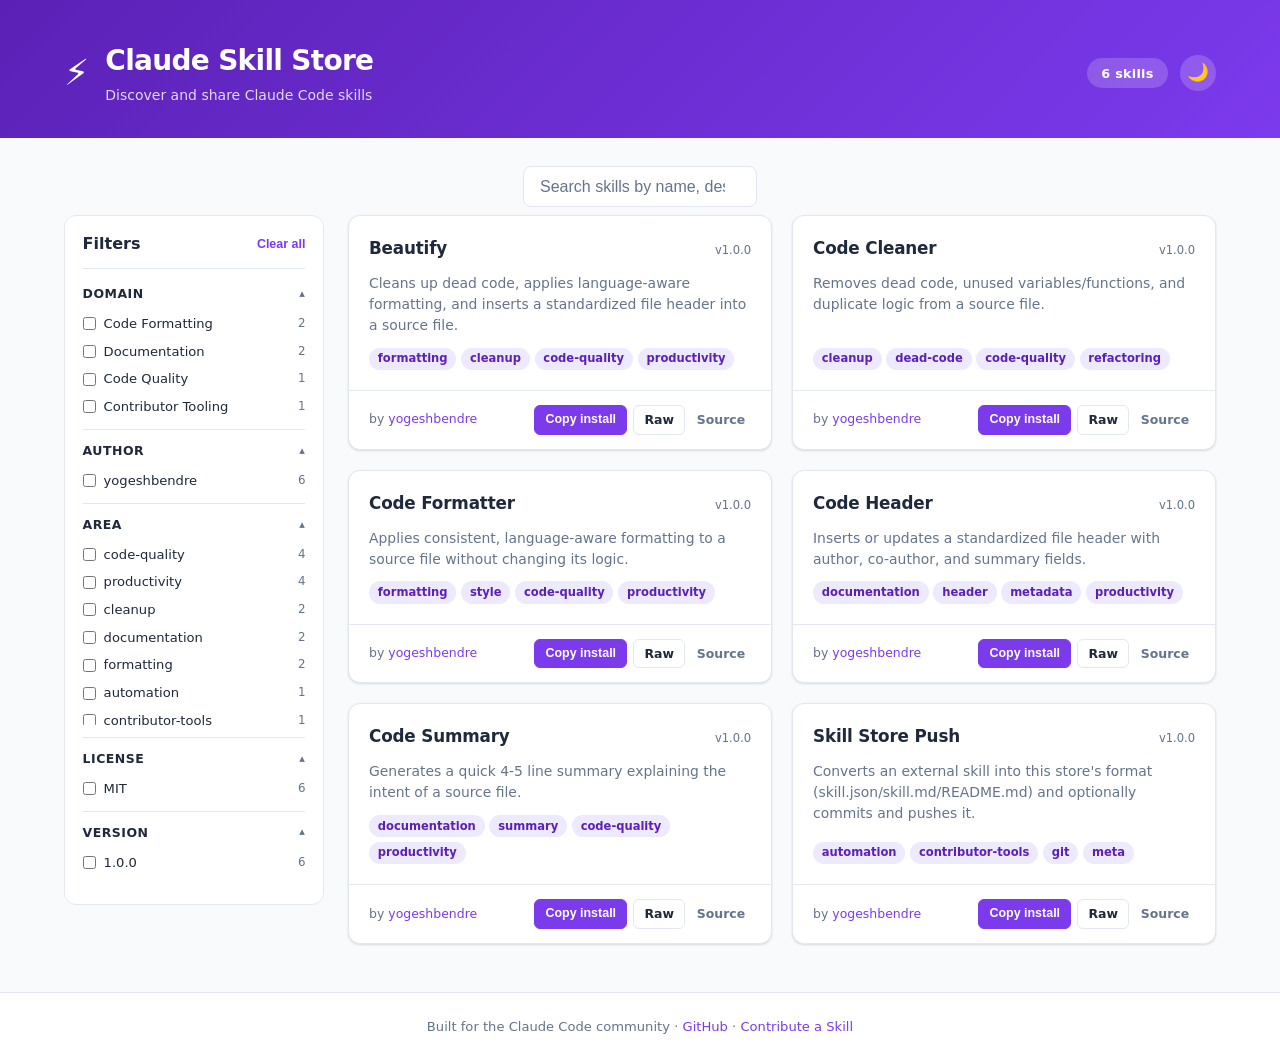
<file: docs/index.html>
<!DOCTYPE html>
<html lang="en">
<head>
  <meta charset="UTF-8">
  <meta name="viewport" content="width=device-width, initial-scale=1.0">
  <meta name="description" content="Discover and share reusable Claude Code skills — slash commands for repeatable workflows.">
  <title>Claude Skill Store</title>
  <link rel="stylesheet" href="assets/style.css">
  <script>
    (function () {
      try {
        var saved = localStorage.getItem('claude-skills-theme');
        var theme = saved || (window.matchMedia('(prefers-color-scheme: dark)').matches ? 'dark' : 'light');
        document.documentElement.setAttribute('data-theme', theme);
      } catch (e) {}
    })();
  </script>
</head>
<body>

  <header class="site-header">
    <div class="container">
      <div class="header-inner">
        <div class="brand">
          <span class="brand-icon">⚡</span>
          <div>
            <h1 class="brand-name">Claude Skill Store</h1>
            <p class="brand-sub">Discover and share Claude Code skills</p>
          </div>
        </div>
        <div class="header-actions">
          <span id="count" class="header-badge">Loading…</span>
          <button id="theme-toggle" class="theme-toggle" aria-label="Toggle dark mode" title="Toggle theme">🌙</button>
        </div>
      </div>
    </div>
  </header>

  <div class="controls container">
    <div class="controls-row">
      <input type="search" id="search" placeholder="Search skills by name, description, or tag…" autocomplete="off">
      <button id="filter-toggle" class="filter-toggle-btn" aria-label="Open filters">
        <span>Filters</span>
        <span id="filter-count-badge" class="filter-count-badge" hidden>0</span>
      </button>
    </div>
  </div>

  <main class="container">
    <div class="page-layout">
      <aside id="filter-panel" class="filter-panel">
        <div class="filter-panel-head">
          <h2>Filters</h2>
          <div class="filter-panel-head-actions">
            <button id="clear-filters" class="clear-filters-btn" type="button">Clear all</button>
            <button id="filter-close" class="filter-close-btn" type="button" aria-label="Close filters">✕</button>
          </div>
        </div>
        <div class="filter-body" id="filter-body"></div>
      </aside>

      <div class="results-col">
        <div id="active-filters" class="active-filters"></div>
        <div id="grid" class="grid" role="list">
          <p class="empty">Loading skills…</p>
        </div>
      </div>

      <div id="filter-overlay" class="filter-overlay"></div>
    </div>
  </main>

  <footer class="site-footer">
    <div class="container">
      <p>
        Built for the Claude Code community ·
        <a href="https://github.com/yogeshbendre/ysb-claude-skill-store" target="_blank" rel="noopener noreferrer">GitHub</a> ·
        <a href="https://github.com/yogeshbendre/ysb-claude-skill-store/blob/main/CONTRIBUTING.md" target="_blank" rel="noopener noreferrer">Contribute a Skill</a>
      </p>
    </div>
  </footer>

  <script src="assets/app.js"></script>
</body>
</html>
</file>
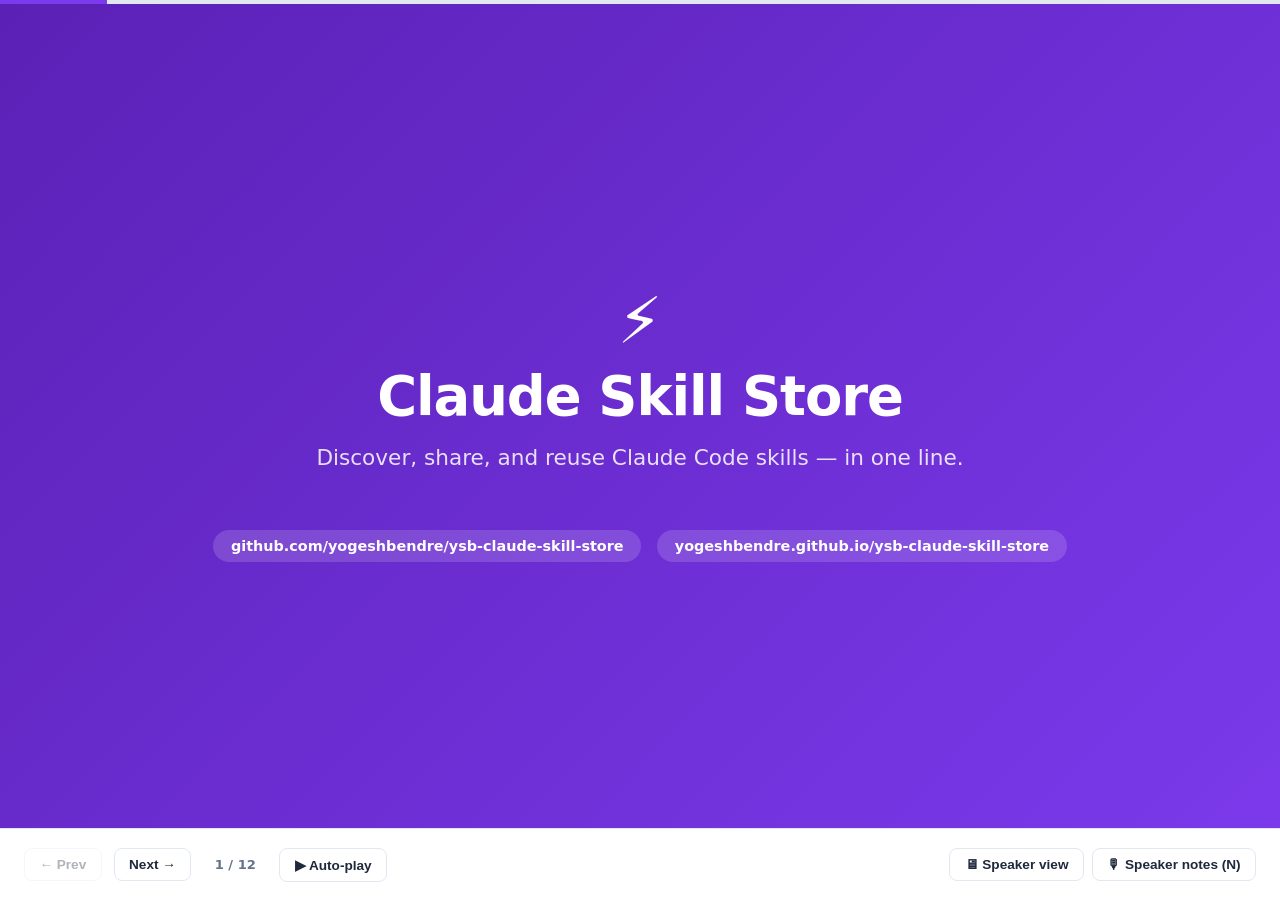
<file: docs/presentation.html>
<!DOCTYPE html>
<html lang="en">
<head>
<meta charset="UTF-8">
<meta name="viewport" content="width=device-width, initial-scale=1.0">
<title>Claude Skill Store — Overview</title>
<style>
  *, *::before, *::after { box-sizing: border-box; margin: 0; padding: 0; }

  :root {
    --purple: #7c3aed;
    --purple-light: #ede9fe;
    --purple-dark: #5b21b6;
    --text: #1e293b;
    --muted: #64748b;
    --border: #e2e8f0;
    --bg: #f8fafc;
    --card: #ffffff;
    --radius: 12px;
  }

  html, body {
    height: 100%;
    font-family: system-ui, -apple-system, BlinkMacSystemFont, "Segoe UI", sans-serif;
    background: var(--bg);
    color: var(--text);
    overflow: hidden;
  }

  .deck { position: relative; width: 100%; height: 100vh; }

  .slide {
    position: absolute;
    inset: 0;
    display: none;
    flex-direction: column;
    justify-content: center;
    padding: 5vh 8vw 11vh;
    overflow-y: auto;
  }

  .slide.active { display: flex; }

  .slide .eyebrow {
    text-transform: uppercase;
    letter-spacing: .1em;
    font-size: .8rem;
    font-weight: 700;
    color: var(--purple);
    margin-bottom: .75rem;
  }

  .slide h1 {
    font-size: 2.6rem;
    font-weight: 800;
    letter-spacing: -0.02em;
    margin-bottom: 1rem;
    line-height: 1.15;
  }

  .slide h2.subtitle {
    font-size: 1.2rem;
    font-weight: 500;
    color: var(--muted);
    margin-bottom: 1.75rem;
  }

  .slide ul { list-style: none; display: flex; flex-direction: column; gap: .85rem; max-width: 780px; }
  .slide ul.steps { counter-reset: step; }
  .slide ul.steps li { counter-increment: step; padding-left: 2.5rem; position: relative; }
  .slide ul.steps li::before {
    content: counter(step);
    position: absolute;
    left: 0; top: -.1rem;
    width: 1.8rem; height: 1.8rem;
    border-radius: 50%;
    background: var(--purple);
    color: white;
    font-weight: 700;
    font-size: .9rem;
    display: flex; align-items: center; justify-content: center;
  }
  .slide ul.bullets li { padding-left: 1.6rem; position: relative; }
  .slide ul.bullets li::before {
    content: '';
    position: absolute; left: 0; top: .5rem;
    width: 8px; height: 8px;
    border-radius: 50%;
    background: var(--purple);
  }
  .slide li { font-size: 1.15rem; line-height: 1.5; }
  .slide li strong { color: var(--text); }
  .slide li .desc { color: var(--muted); font-size: 1rem; }

  .slide pre {
    background: #0f172a;
    color: #e2e8f0;
    border-radius: var(--radius);
    padding: 1.25rem 1.5rem;
    font-size: .95rem;
    line-height: 1.55;
    max-width: 780px;
    overflow-x: auto;
    font-family: "SF Mono", Consolas, monospace;
  }

  .slide pre .dim { color: #64748b; }
  .slide pre .hl { color: #c4b5fd; }
  .slide pre .hl2 { color: #86efac; }

  .pipeline {
    display: flex;
    align-items: center;
    gap: .75rem;
    flex-wrap: wrap;
    margin-top: 1rem;
  }
  .pipeline .node {
    background: var(--card);
    border: 1.5px solid var(--border);
    border-radius: var(--radius);
    padding: 1rem 1.25rem;
    font-weight: 600;
    font-size: .95rem;
    box-shadow: 0 1px 3px rgba(0,0,0,.06);
    max-width: 220px;
  }
  .pipeline .node span { display: block; font-weight: 400; color: var(--muted); font-size: .82rem; margin-top: .3rem; }
  .pipeline .arrow { font-size: 1.5rem; color: var(--purple); }

  .mock {
    display: flex; gap: 1.5rem; align-items: flex-start; margin-top: 1rem; flex-wrap: wrap;
  }
  .mock-card {
    width: 250px;
    background: var(--card);
    border: 1.5px solid var(--border);
    border-radius: var(--radius);
    box-shadow: 0 4px 14px rgba(0,0,0,.08);
    overflow: hidden;
  }
  .mock-card .mb { padding: 1rem 1.1rem; display: flex; flex-direction: column; gap: .5rem; }
  .mock-card .mt { display: flex; justify-content: space-between; font-weight: 700; font-size: .95rem; }
  .mock-card .md { color: var(--muted); font-size: .8rem; }
  .mock-card .mtags { display: flex; gap: .3rem; flex-wrap: wrap; }
  .mock-card .mtags span { background: var(--purple-light); color: var(--purple-dark); font-size: .68rem; font-weight: 600; padding: .1rem .5rem; border-radius: 100px; }
  .mock-card .mf { border-top: 1px solid var(--border); padding: .6rem 1.1rem; display: flex; justify-content: space-between; align-items: center; font-size: .72rem; color: var(--muted); }
  .mock-card .mf .b { background: var(--purple); color: white; padding: .25rem .5rem; border-radius: 5px; font-weight: 700; font-size: .68rem; }

  .mock-panel {
    background: var(--card);
    border: 1.5px solid var(--border);
    border-radius: var(--radius);
    padding: .9rem 1rem;
    width: 190px;
    box-shadow: 0 4px 14px rgba(0,0,0,.08);
  }
  .mock-panel .fg { font-size: .7rem; font-weight: 700; text-transform: uppercase; letter-spacing: .04em; color: var(--muted); margin: .6rem 0 .4rem; }
  .mock-panel .fo { font-size: .82rem; display: flex; justify-content: space-between; padding: .15rem 0; }
  .mock-panel .fo span:last-child { color: var(--muted); }

  /* Title slide */
  #slide-0 {
    justify-content: center;
    align-items: center;
    text-align: center;
    background: linear-gradient(135deg, var(--purple-dark) 0%, var(--purple) 100%);
    color: white;
  }
  #slide-0 .brand-icon { font-size: 4rem; margin-bottom: .5rem; }
  #slide-0 h1 { font-size: 3.4rem; color: white; }
  #slide-0 h2.subtitle { color: rgba(255,255,255,.85); font-size: 1.35rem; }
  #slide-0 .links { margin-top: 2rem; display: flex; gap: 1rem; flex-wrap: wrap; justify-content: center; }
  #slide-0 .links span {
    background: rgba(255,255,255,.15);
    padding: .5rem 1.1rem;
    border-radius: 100px;
    font-size: .9rem;
    font-weight: 600;
  }

  /* Closing slide */
  #slide-11 {
    justify-content: center;
    align-items: center;
    text-align: center;
  }

  /* Nav bar */
  .navbar {
    position: fixed;
    bottom: 0; left: 0; right: 0;
    height: 8vh;
    min-height: 56px;
    background: var(--card);
    border-top: 1px solid var(--border);
    display: flex;
    align-items: center;
    justify-content: space-between;
    padding: 0 1.5rem;
    z-index: 20;
  }
  .navbar .left { display: flex; align-items: center; gap: .75rem; }
  .navbar button {
    border: 1.5px solid var(--border);
    background: var(--card);
    color: var(--text);
    border-radius: 8px;
    padding: .5rem .9rem;
    font-size: .85rem;
    font-weight: 600;
    cursor: pointer;
  }
  .navbar button:hover { border-color: var(--purple); color: var(--purple); }
  .navbar button:disabled { opacity: .35; cursor: default; }
  .navbar button:disabled:hover { border-color: var(--border); color: var(--text); }
  #counter { font-size: .82rem; color: var(--muted); font-weight: 600; min-width: 4rem; text-align: center; }
  #notes-toggle.active, #play-toggle.active { background: var(--purple); color: white; border-color: var(--purple); }
  #autoplay-timer { font-size: .82rem; color: var(--muted); font-weight: 700; min-width: 2.5rem; text-align: center; font-variant-numeric: tabular-nums; }
  .navbar .right { display: flex; gap: .5rem; }

  /* Speaker view (opened as a separate window/tab via ?speaker=1) */
  html.speaker-mode .deck,
  html.speaker-mode .navbar,
  html.speaker-mode .progress-track,
  html.speaker-mode #notes-panel { display: none !important; }

  #speaker-view { display: none; }
  html.speaker-mode #speaker-view { display: flex; }
  #speaker-view {
    min-height: 100vh;
    flex-direction: column;
    background: #0b1220;
    color: #e2e8f0;
    padding: 3rem 4vw;
  }
  #speaker-view .sv-header { display: flex; justify-content: space-between; align-items: baseline; margin-bottom: 2rem; }
  #speaker-view .sv-counter { font-size: 1rem; color: #94a3b8; font-weight: 700; letter-spacing: .05em; text-transform: uppercase; }
  #speaker-view .sv-timer { font-size: 3rem; font-weight: 800; color: #c4b5fd; font-variant-numeric: tabular-nums; }
  #speaker-view .sv-timer.idle { color: #475569; }
  #speaker-view h1 { font-size: 1.9rem; margin-bottom: 1.5rem; color: #fff; max-width: 900px; }
  #speaker-view .sv-notes { font-size: 1.25rem; line-height: 1.65; max-width: 900px; color: #cbd5e1; }
  #speaker-view .sv-status { margin-top: auto; padding-top: 2rem; font-size: .85rem; color: #64748b; }

  .progress-track { position: fixed; top: 0; left: 0; right: 0; height: 4px; background: var(--border); z-index: 21; }
  .progress-fill { height: 100%; background: var(--purple); transition: width .25s ease; width: 0%; }

  /* Notes panel */
  #notes-panel {
    position: fixed;
    right: 0; bottom: 8vh;
    width: 340px;
    max-height: 46vh;
    background: #111827;
    color: #e2e8f0;
    border-radius: 12px 0 0 0;
    padding: 1.1rem 1.25rem;
    overflow-y: auto;
    font-size: .88rem;
    line-height: 1.5;
    box-shadow: -4px 0 20px rgba(0,0,0,.25);
    z-index: 20;
    display: none;
  }
  #notes-panel.open { display: block; }
  #notes-panel .nt { font-weight: 700; color: #c4b5fd; margin-bottom: .3rem; font-size: .78rem; text-transform: uppercase; letter-spacing: .05em; }
  #notes-panel .nsecs { color: #94a3b8; font-weight: 400; }

  @media (max-width: 720px) {
    .slide h1 { font-size: 1.8rem; }
    .slide li { font-size: 1rem; }
    #notes-panel { width: 100%; left: 0; }
  }
</style>
</head>
<body>
<script>
  if (new URLSearchParams(location.search).has('speaker')) {
    document.documentElement.classList.add('speaker-mode');
  }
</script>

<div class="progress-track"><div class="progress-fill" id="progress-fill"></div></div>

<div class="deck" id="deck">

  <!-- 0: Title -->
  <section class="slide active" id="slide-0">
    <div class="brand-icon">⚡</div>
    <h1>Claude Skill Store</h1>
    <h2 class="subtitle">Discover, share, and reuse Claude Code skills — in one line.</h2>
    <div class="links">
      <span>github.com/yogeshbendre/ysb-claude-skill-store</span>
      <span>yogeshbendre.github.io/ysb-claude-skill-store</span>
    </div>
  </section>

  <!-- 1: Why -->
  <section class="slide" id="slide-1">
    <div class="eyebrow">Why this exists</div>
    <h1>Skills are just markdown — but sharing them isn't</h1>
    <ul class="bullets">
      <li><strong>A Claude Code skill is a prompt file</strong> <span class="desc">— drop it in <code>.claude/commands/</code> and it becomes a slash command.</span></li>
      <li><strong>Every team reinvents the same ones</strong> <span class="desc">— code review, formatting, changelogs, headers...</span></li>
      <li><strong>There was no shared, browsable place</strong> <span class="desc">to find and install one in seconds.</span></li>
    </ul>
    <ul class="bullets" style="margin-top:1.5rem;">
      <li><strong>The fix:</strong> <span class="desc">one repo of skills, one gallery site to browse them, one command to install.</span></li>
    </ul>
  </section>

  <!-- 2: Repo structure -->
  <section class="slide" id="slide-2">
    <div class="eyebrow">Repo structure</div>
    <h1>Everything lives in one repo</h1>
    <pre>ysb-claude-skill-store/
├── <span class="hl">skills/</span>                    <span class="dim"># one folder per skill</span>
│   ├── beautify/
│   ├── code-cleaner/
│   ├── code-formatter/
│   ├── code-header/
│   ├── code-reviewer/
│   └── skill-store-push/
├── <span class="hl2">docs/</span>                      <span class="dim"># the gallery site (GitHub Pages)</span>
│   ├── index.html
│   ├── assets/  (style.css, app.js)
│   └── skills-index.json    <span class="dim"># auto-generated, don't hand-edit</span>
├── .github/workflows/       <span class="dim"># CI regenerates the index on push</span>
├── CONTRIBUTING.md           <span class="dim"># the rules for adding a skill</span>
└── README.md</pre>
  </section>

  <!-- 3: Anatomy of a skill -->
  <section class="slide" id="slide-3">
    <div class="eyebrow">Anatomy of a skill</div>
    <h1>Every skill folder has the same three files</h1>
    <pre>skills/&lt;your-skill-id&gt;/
├── <span class="hl">skill.json</span>   <span class="dim"># metadata: id, name, description,</span>
│               <span class="dim"># version, author, domain, tags, license, publish</span>
├── <span class="hl">skill.md</span>     <span class="dim"># the actual prompt Claude runs for /&lt;id&gt;</span>
└── <span class="hl">README.md</span>   <span class="dim"># usage docs and examples</span></pre>
    <ul class="bullets" style="margin-top:1.5rem;">
      <li><strong>skill.json</strong> <span class="desc">is what powers search, filtering, and the install link — nothing here is hand-maintained in the gallery.</span></li>
    </ul>
  </section>

  <!-- 4: Pipeline -->
  <section class="slide" id="slide-4">
    <div class="eyebrow">How it's wired together</div>
    <h1>Push a skill → the gallery updates itself</h1>
    <div class="pipeline">
      <div class="node">skill.json<span>in skills/&lt;id&gt;/</span></div>
      <div class="arrow">→</div>
      <div class="node">GitHub Action<span>scans every skill.json</span></div>
      <div class="arrow">→</div>
      <div class="node">skills-index.json<span>generated in docs/</span></div>
      <div class="arrow">→</div>
      <div class="node">Gallery UI<span>fetches it on load</span></div>
    </div>
    <ul class="bullets" style="margin-top:2rem;">
      <li><strong>No manual rebuild step.</strong> <span class="desc">Push to <code>skills/</code> and the index regenerates automatically.</span></li>
      <li><strong><code>"publish": false"</code></strong> <span class="desc">in skill.json keeps a draft skill out of the index entirely.</span></li>
    </ul>
  </section>

  <!-- 5: UI overview -->
  <section class="slide" id="slide-5">
    <div class="eyebrow">The gallery UI</div>
    <h1>Browse, search, and filter</h1>
    <div class="mock">
      <div class="mock-panel">
        <div style="font-weight:700; font-size:.85rem;">Filters</div>
        <div class="fg">Domain</div>
        <div class="fo"><span>Code Formatting</span><span>2</span></div>
        <div class="fo"><span>Documentation</span><span>1</span></div>
        <div class="fg">Author</div>
        <div class="fo"><span>yogeshbendre</span><span>4</span></div>
      </div>
      <div class="mock-card">
        <div class="mb">
          <div class="mt"><span>Beautify</span><span style="color:var(--muted); font-weight:400; font-size:.7rem;">v1.0.0</span></div>
          <div class="md">Cleans up dead code, formats, and adds a header.</div>
          <div class="mtags"><span>formatting</span><span>cleanup</span></div>
        </div>
        <div class="mf"><span>by yogeshbendre</span><span class="b">Copy install</span></div>
      </div>
    </div>
    <ul class="bullets" style="margin-top:1.75rem;">
      <li><strong>Search bar</strong> <span class="desc">matches name, description, and tags.</span></li>
      <li><strong>Left filter panel</strong> <span class="desc">— Domain, Author, Area, License, Version — with live counts and removable chips.</span></li>
    </ul>
  </section>

  <!-- 6: UI theme + polish -->
  <section class="slide" id="slide-6">
    <div class="eyebrow">The gallery UI</div>
    <h1>Light/dark theme, mobile-friendly</h1>
    <ul class="bullets">
      <li><strong>Theme toggle, top right of the header</strong> <span class="desc">— remembers your choice, respects OS preference on first visit.</span></li>
      <li><strong>Filter panel becomes a slide-in drawer on mobile</strong> <span class="desc">via a "Filters" button next to search.</span></li>
      <li><strong>Every card</strong> <span class="desc">links to the raw skill.md and the source folder on GitHub, in addition to the one-line install.</span></li>
    </ul>
  </section>

  <!-- 7: Downloading a skill -->
  <section class="slide" id="slide-7">
    <div class="eyebrow">Using a skill</div>
    <h1>Download &amp; install in under a minute</h1>
    <ul class="steps">
      <li><strong>Open the gallery</strong> <span class="desc">at yogeshbendre.github.io/ysb-claude-skill-store</span></li>
      <li><strong>Search or filter</strong> <span class="desc">to find the skill you want</span></li>
      <li><strong>Click "Copy install"</strong> <span class="desc">on its card</span></li>
      <li><strong>Paste into your project's terminal</strong> <span class="desc">— it curls the skill.md into <code>.claude/commands/</code></span></li>
      <li><strong>Run <code>/&lt;skill-id&gt;</code></strong> <span class="desc">inside Claude Code — done</span></li>
    </ul>
  </section>

  <!-- 8: Uploading a skill -->
  <section class="slide" id="slide-8">
    <div class="eyebrow">Contributing a skill</div>
    <h1>Publishing your own skill</h1>
    <ul class="steps">
      <li><strong>Clone or fork the repo</strong></li>
      <li><strong>Create <code>skills/&lt;your-skill-id&gt;/</code></strong></li>
      <li><strong>Add <code>skill.json</code>, <code>skill.md</code>, <code>README.md</code></strong> <span class="desc">— see CONTRIBUTING.md for the schema</span></li>
      <li><strong>Add a row to the skills table</strong> <span class="desc">in the root README.md</span></li>
      <li><strong>Push, or open a pull request</strong> <span class="desc">— CI regenerates the gallery automatically</span></li>
    </ul>
  </section>

  <!-- 9: Shortcut -->
  <section class="slide" id="slide-9">
    <div class="eyebrow">Shortcut</div>
    <h1>Or let a skill do it for you</h1>
    <ul class="bullets">
      <li><strong><code>/skill-store-push &lt;path&gt;</code></strong> <span class="desc">point it at any existing command file or skill folder, from any repo.</span></li>
      <li><strong>It drafts everything</strong> <span class="desc">— skill.json, skill.md, README.md — and asks you directly about anything ambiguous (domain, author...).</span></li>
      <li><strong>It only commits and pushes</strong> <span class="desc">after you explicitly say yes.</span></li>
    </ul>
  </section>

  <!-- 10: Recap -->
  <section class="slide" id="slide-10">
    <div class="eyebrow">Recap</div>
    <h1>One repo. One gallery. One line to install.</h1>
    <ul class="bullets">
      <li><strong>Skills live in <code>skills/&lt;id&gt;/</code></strong> <span class="desc">as skill.json + skill.md + README.md</span></li>
      <li><strong>The gallery builds itself</strong> <span class="desc">from those files via GitHub Actions</span></li>
      <li><strong>Anyone can install a skill in one command</strong> <span class="desc">— and contribute one back just as easily</span></li>
    </ul>
  </section>

  <!-- 11: Thanks -->
  <section class="slide" id="slide-11">
    <div class="brand-icon">⚡</div>
    <h1>Thanks!</h1>
    <div class="links">
      <span>github.com/yogeshbendre/ysb-claude-skill-store</span>
      <span>yogeshbendre.github.io/ysb-claude-skill-store</span>
    </div>
  </section>

</div>

<div class="navbar">
  <div class="left">
    <button id="prev">← Prev</button>
    <button id="next">Next →</button>
    <span id="counter">1 / 12</span>
    <button id="play-toggle">▶ Auto-play</button>
    <span id="autoplay-timer"></span>
  </div>
  <div class="right">
    <button id="speaker-view-btn">🖥 Speaker view</button>
    <button id="notes-toggle">🎙 Speaker notes (N)</button>
  </div>
</div>

<div id="notes-panel"></div>

<div id="speaker-view">
  <div class="sv-header">
    <span class="sv-counter" id="sv-counter">Slide 1 / 12</span>
    <span class="sv-timer idle" id="sv-timer">—</span>
  </div>
  <h1 id="sv-title"></h1>
  <div class="sv-notes" id="sv-notes"></div>
  <div class="sv-status" id="sv-status">Waiting for the main presentation window…</div>
</div>

<script>
  const notes = [
    "Hi — today I'll give a quick tour of the Claude Skill Store: a small community repo for sharing reusable Claude Code skills, plus the gallery site that goes with it. (~15s)",
    "A Claude Code skill is just a markdown prompt file that becomes a slash command. The problem is every team ends up reinventing the same handful of skills — code review, formatting, changelogs — with no shared place to find and install one. This store fixes that: one repo, one gallery, one-line install. (~30s)",
    "Everything lives in a single repo. `skills/` holds one folder per skill. `docs/` is the actual gallery website, served via GitHub Pages — including `skills-index.json`, which is auto-generated, never hand-edited. `.github/workflows/` is the CI job that regenerates that index. `CONTRIBUTING.md` documents the rules for adding a new skill. (~45s)",
    "Every skill folder has exactly three files: `skill.json` for metadata — id, name, description, version, author, domain, tags, license, and an optional publish flag — `skill.md`, which is the actual prompt Claude runs, and a `README.md` with usage docs. The skill.json is what powers search, filtering, and the install link in the gallery — nothing there is hand-maintained. (~40s)",
    "Here's how it's wired together: you push a skill.json into skills/<id>/, a GitHub Action scans every skill.json in the repo, regenerates docs/skills-index.json, and the gallery UI fetches that on load. No manual rebuild step — and setting `publish: false` in a skill.json keeps a draft out of the index entirely, so you can work on something without it going live. (~30s)",
    "The gallery itself: a header with the brand and skill count, a search bar, a left-hand filter panel, and a grid of cards. Each card shows the name, version, description, tags, author, and three actions — Copy install, view the Raw file, or jump to the Source folder on GitHub. The filter panel covers Domain, Author, Area, License, and Version, each with live counts. (~40s)",
    "A couple of polish details: the theme toggle sits top-right in the header, remembers your choice, and respects your OS preference on first visit. On mobile, the filter panel becomes a slide-in drawer opened via a Filters button next to search. (~35s)",
    "Downloading a skill takes under a minute: open the gallery, search or filter to find what you want, click Copy install on its card — that copies a one-liner that curls the skill.md straight into your project's `.claude/commands/` folder — paste it into your terminal, and then just run `/<skill-id>` inside Claude Code. (~50s)",
    "Publishing your own skill is just as simple: clone or fork the repo, create a `skills/<your-skill-id>/` folder, add skill.json, skill.md, and README.md following the schema in CONTRIBUTING.md, add a row to the skills table in the root README, and push or open a pull request. CI takes care of regenerating the gallery automatically. (~55s)",
    "And if you don't want to do that by hand, there's a shortcut: the `skill-store-push` skill. Point it at any existing command file or skill folder from any repo, and it drafts the skill.json, skill.md, and README for you — asking you directly whenever something's ambiguous, like the domain or author — and it only commits and pushes after you explicitly say yes. (~30s)",
    "To recap: one repo, with skills living in skills/<id>/ as three files; a gallery that builds itself from those files via GitHub Actions; and a one-line install for anyone who wants to use a skill, or contribute one back. (~20s)",
    "Thanks for watching — the repo and the live gallery links are up on screen. (~15s)"
  ];

  const durations = [15, 30, 45, 40, 30, 40, 35, 50, 55, 30, 20, 15]; // seconds per slide — matches the (~Xs) cues in the narration above

  const slides = Array.from(document.querySelectorAll('.slide'));
  const titles = slides.map(s => s.querySelector('h1')?.textContent.trim() || '');
  let current = 0;

  const isSpeakerMode = document.documentElement.classList.contains('speaker-mode');
  const bc = ('BroadcastChannel' in window) ? new BroadcastChannel('claude-skill-store-deck') : null;

  const counterEl = document.getElementById('counter');
  const progressFill = document.getElementById('progress-fill');
  const prevBtn = document.getElementById('prev');
  const nextBtn = document.getElementById('next');
  const notesToggle = document.getElementById('notes-toggle');
  const notesPanel = document.getElementById('notes-panel');
  const playToggle = document.getElementById('play-toggle');
  const autoplayTimerEl = document.getElementById('autoplay-timer');
  const speakerViewBtn = document.getElementById('speaker-view-btn');
  let notesOpen = false;
  let playing = false;
  let autoplayHandle = null;
  let secondsLeft = 0;

  function renderNotes() {
    notesPanel.innerHTML = `<div class="nt">Slide ${current + 1} narration</div><div>${notes[current] || ''}</div>`;
  }

  function sendState() {
    if (bc) bc.postMessage({ type: 'state', index: current, playing, secondsLeft });
  }

  function stopAutoplay(broadcast) {
    playing = false;
    clearInterval(autoplayHandle);
    autoplayHandle = null;
    secondsLeft = 0;
    playToggle.textContent = '▶ Auto-play';
    playToggle.classList.remove('active');
    autoplayTimerEl.textContent = '';
    if (broadcast !== false) sendState();
  }

  function armSlideTimer() {
    clearInterval(autoplayHandle);
    secondsLeft = durations[current] || 20;
    autoplayTimerEl.textContent = `${secondsLeft}s`;
    sendState();
    autoplayHandle = setInterval(() => {
      secondsLeft -= 1;
      autoplayTimerEl.textContent = secondsLeft > 0 ? `${secondsLeft}s` : '…';
      sendState();
      if (secondsLeft <= 0) {
        if (current === slides.length - 1) { stopAutoplay(); return; }
        show(current + 1);
        armSlideTimer();
      }
    }, 1000);
  }

  function startAutoplay() {
    playing = true;
    playToggle.textContent = '⏸ Pause';
    playToggle.classList.add('active');
    armSlideTimer();
  }

  function show(i) {
    slides[current].classList.remove('active');
    current = Math.max(0, Math.min(slides.length - 1, i));
    slides[current].classList.add('active');
    counterEl.textContent = `${current + 1} / ${slides.length}`;
    progressFill.style.width = `${((current + 1) / slides.length) * 100}%`;
    prevBtn.disabled = current === 0;
    nextBtn.disabled = current === slides.length - 1;
    if (notesOpen) renderNotes();
    if (!playing) sendState();
  }

  prevBtn.addEventListener('click', () => { stopAutoplay(false); show(current - 1); });
  nextBtn.addEventListener('click', () => { stopAutoplay(false); show(current + 1); });

  playToggle.addEventListener('click', () => {
    if (playing) stopAutoplay(); else startAutoplay();
  });

  speakerViewBtn.addEventListener('click', () => {
    window.open(location.pathname + '?speaker=1', 'claude-skill-store-speaker', 'width=520,height=760');
  });

  notesToggle.addEventListener('click', () => {
    notesOpen = !notesOpen;
    notesPanel.classList.toggle('open', notesOpen);
    notesToggle.classList.toggle('active', notesOpen);
    if (notesOpen) renderNotes();
  });

  document.addEventListener('keydown', e => {
    if (e.key === 'ArrowRight' || e.key === ' ' || e.key === 'PageDown') { e.preventDefault(); stopAutoplay(false); show(current + 1); }
    else if (e.key === 'ArrowLeft' || e.key === 'PageUp') { e.preventDefault(); stopAutoplay(false); show(current - 1); }
    else if (e.key === 'Home') { e.preventDefault(); stopAutoplay(false); show(0); }
    else if (e.key === 'End') { e.preventDefault(); stopAutoplay(false); show(slides.length - 1); }
    else if (e.key.toLowerCase() === 'n') { notesToggle.click(); }
    else if (e.key.toLowerCase() === 'p') { playToggle.click(); }
  });

  // --- Speaker view: a second window/tab opened with ?speaker=1, mirrors state via BroadcastChannel ---
  const svCounter = document.getElementById('sv-counter');
  const svTimer = document.getElementById('sv-timer');
  const svTitle = document.getElementById('sv-title');
  const svNotes = document.getElementById('sv-notes');
  const svStatus = document.getElementById('sv-status');

  function renderSpeakerFrame(index, secsLeft, isPlaying) {
    svCounter.textContent = `Slide ${index + 1} / ${slides.length}`;
    svTitle.textContent = titles[index] || '';
    svNotes.textContent = notes[index] || '';
    if (isPlaying && secsLeft > 0) {
      svTimer.textContent = `${secsLeft}s`;
      svTimer.classList.remove('idle');
    } else {
      svTimer.textContent = '—';
      svTimer.classList.add('idle');
    }
    svStatus.textContent = 'Synced with the main presentation window.';
  }

  if (bc) {
    if (isSpeakerMode) {
      bc.onmessage = (e) => {
        const msg = e.data;
        if (msg && msg.type === 'state') renderSpeakerFrame(msg.index, msg.secondsLeft, msg.playing);
      };
      bc.postMessage({ type: 'request-state' });
    } else {
      bc.onmessage = (e) => {
        if (e.data && e.data.type === 'request-state') sendState();
      };
    }
  } else if (isSpeakerMode) {
    svStatus.textContent = "This browser doesn't support live sync — open the main window to follow along.";
  }

  if (isSpeakerMode) document.title = 'Speaker notes — Claude Skill Store';
  else show(0);
</script>

</body>
</html>
</file>
<file: docs/assets/style.css>
*, *::before, *::after { box-sizing: border-box; margin: 0; padding: 0; }

:root {
  --purple: #7c3aed;
  --purple-light: #ede9fe;
  --purple-dark: #5b21b6;
  --text: #1e293b;
  --muted: #64748b;
  --border: #e2e8f0;
  --bg: #f8fafc;
  --card: #ffffff;
  --tag-bg: var(--purple-light);
  --tag-text: var(--purple-dark);
  --radius: 12px;
  --shadow: 0 1px 3px rgba(0,0,0,.08), 0 1px 2px rgba(0,0,0,.06);
  --shadow-hover: 0 10px 25px rgba(0,0,0,.12), 0 4px 10px rgba(0,0,0,.06);
}

[data-theme="dark"] {
  --text: #e2e8f0;
  --muted: #94a3b8;
  --border: #2d3a52;
  --bg: #0b1220;
  --card: #141e30;
  --tag-bg: #2e1065;
  --tag-text: #d8b4fe;
  --shadow: 0 1px 3px rgba(0,0,0,.5), 0 1px 2px rgba(0,0,0,.4);
  --shadow-hover: 0 10px 25px rgba(0,0,0,.6), 0 4px 10px rgba(0,0,0,.5);
}

body {
  font-family: system-ui, -apple-system, BlinkMacSystemFont, "Segoe UI", sans-serif;
  background: var(--bg);
  color: var(--text);
  line-height: 1.5;
  min-height: 100vh;
  display: flex;
  flex-direction: column;
  transition: background-color .2s, color .2s;
}

.container {
  max-width: 1200px;
  margin: 0 auto;
  padding: 0 1.5rem;
}

/* ── Header ── */
.site-header {
  background: linear-gradient(135deg, var(--purple-dark) 0%, var(--purple) 100%);
  color: white;
  padding: 2.5rem 0 2rem;
}

.header-inner {
  display: flex;
  align-items: center;
  justify-content: space-between;
  flex-wrap: wrap;
  gap: 1rem;
}

.brand {
  display: flex;
  align-items: center;
  gap: 1rem;
}

.brand-icon { font-size: 2.25rem; line-height: 1; }

.brand-name {
  font-size: 1.75rem;
  font-weight: 700;
  letter-spacing: -0.025em;
}

.brand-sub {
  font-size: .875rem;
  opacity: .82;
  margin-top: .2rem;
}

.header-actions {
  display: flex;
  align-items: center;
  gap: .75rem;
}

.header-badge {
  background: rgba(255,255,255,.18);
  padding: .35rem .9rem;
  border-radius: 100px;
  font-size: .8rem;
  font-weight: 600;
  letter-spacing: .02em;
  white-space: nowrap;
}

.theme-toggle {
  width: 2.25rem;
  height: 2.25rem;
  flex-shrink: 0;
  border: none;
  border-radius: 50%;
  background: rgba(255,255,255,.18);
  color: white;
  font-size: 1.1rem;
  line-height: 1;
  cursor: pointer;
  display: flex;
  align-items: center;
  justify-content: center;
  transition: background .15s, transform .15s;
}

.theme-toggle:hover { background: rgba(255,255,255,.3); transform: scale(1.06); }

/* ── Controls ── */
.controls {
  padding-top: 1.75rem;
  padding-bottom: .5rem;
}

.controls-row {
  display: flex;
  align-items: center;
  gap: .75rem;
  flex-wrap: wrap;
}

#search {
  flex: 1;
  min-width: 200px;
  max-width: 480px;
  padding: .65rem 1rem;
  border: 1.5px solid var(--border);
  border-radius: 8px;
  font-size: 1rem;
  background: var(--card);
  color: var(--text);
  outline: none;
  transition: border-color .15s, box-shadow .15s, background-color .2s, color .2s;
}

#search::placeholder { color: var(--muted); }
#search:focus {
  border-color: var(--purple);
  box-shadow: 0 0 0 3px rgba(124,58,237,.12);
}

.filter-toggle-btn {
  display: none;
  align-items: center;
  gap: .45rem;
  padding: .6rem 1rem;
  border: 1.5px solid var(--border);
  border-radius: 8px;
  background: var(--card);
  color: var(--text);
  font-size: .85rem;
  font-weight: 600;
  cursor: pointer;
  white-space: nowrap;
  transition: border-color .15s, color .15s;
}

.filter-toggle-btn:hover { border-color: var(--purple); color: var(--purple); }

.filter-count-badge {
  background: var(--purple);
  color: white;
  font-size: .7rem;
  font-weight: 700;
  min-width: 1.15rem;
  height: 1.15rem;
  border-radius: 100px;
  display: inline-flex;
  align-items: center;
  justify-content: center;
  padding: 0 .3rem;
}

/* ── Page layout (filter panel + results) ── */
.page-layout {
  display: flex;
  align-items: flex-start;
  gap: 1.5rem;
}

.results-col { flex: 1; min-width: 0; }

/* ── Active filter chips ── */
.active-filters {
  display: flex;
  flex-wrap: wrap;
  gap: .4rem;
  margin-bottom: 1rem;
}

.active-filters:empty { display: none; margin-bottom: 0; }

.chip {
  display: inline-flex;
  align-items: center;
  gap: .35rem;
  background: var(--tag-bg);
  color: var(--tag-text);
  padding: .25rem .5rem .25rem .75rem;
  border-radius: 100px;
  font-size: .75rem;
  font-weight: 600;
}

.chip button {
  background: none;
  border: none;
  color: inherit;
  cursor: pointer;
  font-size: .95rem;
  line-height: 1;
  padding: 0;
}

/* ── Filter panel ── */
.filter-panel {
  width: 260px;
  flex-shrink: 0;
  background: var(--card);
  border: 1px solid var(--border);
  border-radius: var(--radius);
  padding: 1rem 1.1rem 1.25rem;
  position: sticky;
  top: 1rem;
  align-self: flex-start;
  max-height: calc(100vh - 2rem);
  overflow-y: auto;
  transition: background-color .2s, border-color .2s;
}

.filter-panel-head {
  display: flex;
  align-items: center;
  justify-content: space-between;
  gap: .5rem;
  padding-bottom: .75rem;
  margin-bottom: .25rem;
  border-bottom: 1px solid var(--border);
}

.filter-panel-head h2 { font-size: 1rem; font-weight: 700; }

.filter-panel-head-actions {
  display: flex;
  align-items: center;
  gap: .75rem;
}

.clear-filters-btn {
  background: none;
  border: none;
  color: var(--purple);
  font-size: .78rem;
  font-weight: 600;
  cursor: pointer;
  padding: 0;
}

.clear-filters-btn:hover { text-decoration: underline; }

.filter-close-btn {
  display: none;
  background: none;
  border: none;
  color: var(--muted);
  font-size: 1.1rem;
  cursor: pointer;
  line-height: 1;
  padding: 0;
}

.facet-group { border-bottom: 1px solid var(--border); padding: .75rem 0; }
.facet-group:last-child { border-bottom: none; }

.facet-title {
  cursor: pointer;
  font-size: .78rem;
  font-weight: 700;
  text-transform: uppercase;
  letter-spacing: .04em;
  color: var(--text);
  list-style: none;
  display: flex;
  align-items: center;
  justify-content: space-between;
}

.facet-title::-webkit-details-marker { display: none; }
.facet-title::after { content: '▾'; font-size: .7rem; color: var(--muted); }
details[open] > .facet-title::after { content: '▴'; }

.facet-options {
  display: flex;
  flex-direction: column;
  gap: .5rem;
  margin-top: .65rem;
  max-height: 180px;
  overflow-y: auto;
}

.facet-option {
  display: flex;
  align-items: center;
  gap: .5rem;
  font-size: .82rem;
  color: var(--text);
  cursor: pointer;
}

.facet-option input { accent-color: var(--purple); cursor: pointer; flex-shrink: 0; }

.facet-label {
  flex: 1;
  min-width: 0;
  overflow: hidden;
  text-overflow: ellipsis;
  white-space: nowrap;
}

.facet-count { color: var(--muted); font-size: .74rem; flex-shrink: 0; }

.filter-overlay { display: none; }

/* ── Grid ── */
main { flex: 1; padding-top: 1.25rem; }

.grid {
  display: grid;
  grid-template-columns: repeat(auto-fill, minmax(280px, 1fr));
  gap: 1.25rem;
  padding-bottom: 3rem;
}

.empty {
  grid-column: 1 / -1;
  text-align: center;
  color: var(--muted);
  padding: 4rem 0;
  font-size: .95rem;
}

/* ── Card ── */
.card {
  background: var(--card);
  border: 1.5px solid var(--border);
  border-radius: var(--radius);
  box-shadow: var(--shadow);
  display: flex;
  flex-direction: column;
  transition: box-shadow .2s, transform .2s, border-color .2s, background-color .2s;
}

.card:hover {
  box-shadow: var(--shadow-hover);
  transform: translateY(-3px);
  border-color: #d1c4fa;
}

.card-body {
  padding: 1.25rem;
  flex: 1;
  display: flex;
  flex-direction: column;
  gap: .75rem;
}

.card-top {
  display: flex;
  align-items: baseline;
  justify-content: space-between;
  gap: .5rem;
}

.card-name {
  font-size: 1.05rem;
  font-weight: 650;
  color: var(--text);
  letter-spacing: -.01em;
}

.card-ver {
  font-size: .72rem;
  color: var(--muted);
  white-space: nowrap;
  flex-shrink: 0;
  font-variant-numeric: tabular-nums;
}

.card-desc {
  font-size: .87rem;
  color: var(--muted);
  display: -webkit-box;
  -webkit-line-clamp: 3;
  -webkit-box-orient: vertical;
  overflow: hidden;
  flex: 1;
}

.card-tags {
  display: flex;
  flex-wrap: wrap;
  gap: .3rem;
}

.tag {
  padding: .15rem .55rem;
  background: var(--tag-bg);
  color: var(--tag-text);
  border-radius: 100px;
  font-size: .72rem;
  font-weight: 600;
}

/* ── Card footer ── */
.card-foot {
  padding: .875rem 1.25rem;
  border-top: 1px solid var(--border);
  display: flex;
  align-items: center;
  justify-content: space-between;
  gap: .5rem;
  flex-wrap: wrap;
}

.card-author {
  font-size: .78rem;
  color: var(--muted);
  min-width: 0;
  overflow: hidden;
  text-overflow: ellipsis;
  white-space: nowrap;
}

.card-author a { color: var(--purple); text-decoration: none; }
.card-author a:hover { text-decoration: underline; }

.card-btns {
  display: flex;
  gap: .35rem;
  align-items: center;
  flex-shrink: 0;
}

.btn-copy, .btn-raw, .btn-src {
  padding: .32rem .65rem;
  border-radius: 6px;
  font-size: .78rem;
  font-weight: 600;
  cursor: pointer;
  text-decoration: none;
  display: inline-block;
  transition: all .15s;
  border: 1.5px solid;
  white-space: nowrap;
  line-height: 1.4;
}

.btn-copy {
  background: var(--purple);
  border-color: var(--purple);
  color: white;
}
.btn-copy:hover { background: var(--purple-dark); border-color: var(--purple-dark); }
.btn-copy.copied { background: #16a34a; border-color: #16a34a; cursor: default; }

.btn-raw {
  background: var(--card);
  border-color: var(--border);
  color: var(--text);
}
.btn-raw:hover { border-color: var(--purple); color: var(--purple); }

.btn-src {
  background: transparent;
  border-color: transparent;
  color: var(--muted);
  padding-left: .3rem;
  padding-right: .3rem;
}
.btn-src:hover { color: var(--purple); }

/* ── Footer ── */
.site-footer {
  background: var(--card);
  border-top: 1px solid var(--border);
  padding: 1.5rem 0;
  text-align: center;
  font-size: .82rem;
  color: var(--muted);
  transition: background-color .2s, color .2s;
}

.site-footer a { color: var(--purple); text-decoration: none; }
.site-footer a:hover { text-decoration: underline; }

/* ── Responsive ── */
@media (max-width: 900px) {
  .filter-toggle-btn { display: inline-flex; }

  .filter-panel {
    position: fixed;
    top: 0;
    left: -320px;
    width: 300px;
    max-width: 85vw;
    height: 100vh;
    max-height: 100vh;
    border-radius: 0;
    border-width: 0 1px 0 0;
    z-index: 1001;
    transition: left .25s ease;
    box-shadow: var(--shadow-hover);
  }

  .filter-panel.open { left: 0; }

  .filter-close-btn { display: inline-flex; align-items: center; justify-content: center; }

  .filter-overlay {
    display: none;
    position: fixed;
    inset: 0;
    background: rgba(0,0,0,.45);
    z-index: 1000;
  }

  .filter-overlay.open { display: block; }
}

@media (max-width: 640px) {
  .brand-name { font-size: 1.4rem; }
  .grid { grid-template-columns: 1fr; }
  .card-foot { flex-direction: column; align-items: flex-start; }
  .header-actions { gap: .5rem; }
}
</file>
